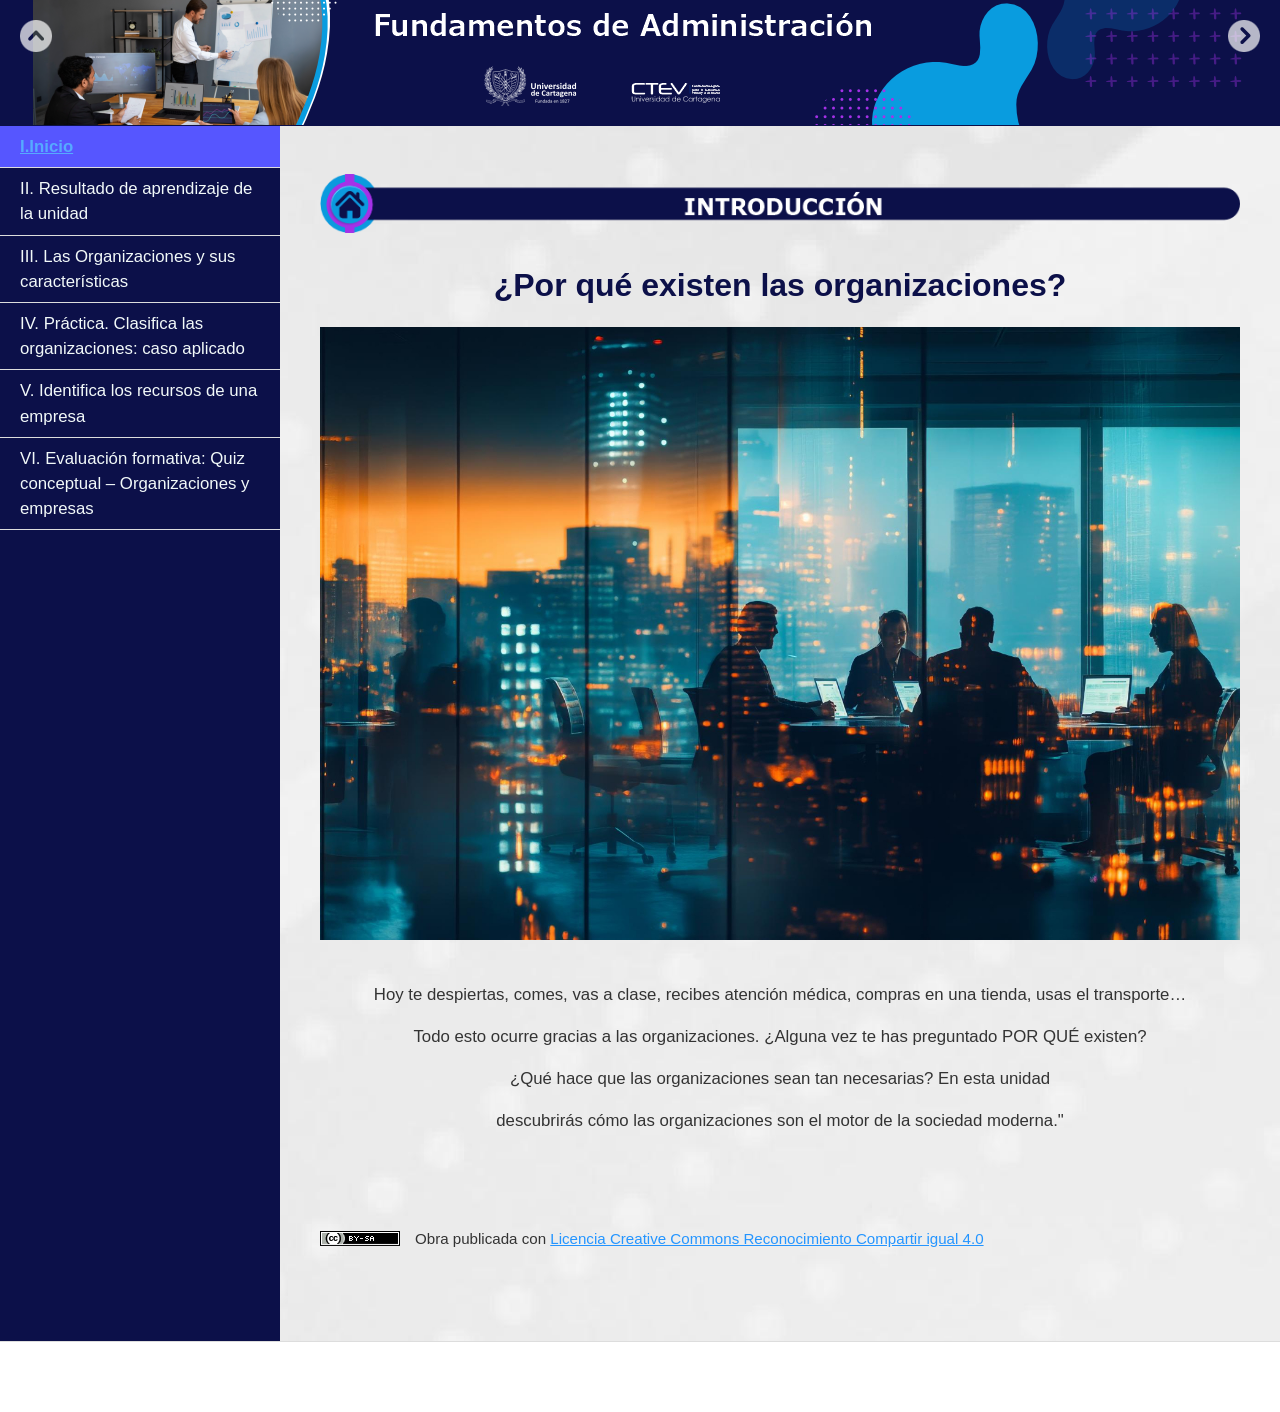
<file: index.html>
<!doctype html>
<html lang="es">
<head>
<link rel="stylesheet" type="text/css" href="base.css" />
<link rel="stylesheet" type="text/css" href="content.css" />
<link rel="stylesheet" type="text/css" href="nav.css" />
<meta http-equiv="content-type" content="text/html;  charset=utf-8" />
<title>FUNDAMENTOS DE ADMINISTRACION </title>
<link rel="shortcut icon" href="favicon.ico" type="image/x-icon" />
<meta name="author" content="CTEV " />
<link rel="license" type="text/html" href="http://creativecommons.org/licenses/by-sa/4.0/" />
<meta name="generator" content="eXeLearning 2.9 - exelearning.net" />
<meta name="description" content="OVA PRIMER SEMESTRE" />
<!--[if lt IE 9]><script type="text/javascript" src="exe_html5.js"></script><![endif]-->
<script type="text/javascript" src="exe_jquery.js"></script>
<script type="text/javascript" src="common_i18n.js"></script>
<script type="text/javascript" src="common.js"></script>
<meta name="viewport" content="width=device-width, initial-scale=1" />
    <style type="text/css">
#nodeTitle { display: none !important; }
</style></head>
<body class="exe-web-site" id="exe-node-0"><script type="text/javascript">document.body.className+=" js"</script>
<div id="content">
<p id="skipNav"><a href="#main" class="sr-av">Saltar la navegación</a></p>
<header id="header" ><div id="headerContent">FUNDAMENTOS DE ADMINISTRACION</div></header>
<nav id="siteNav">
<ul>
   <li id="active"><a href="index.html" class="active daddy main-node">I.Inicio</a></li>
   <li><a href="iiresultado_de_aprendizaje_de_la_unidad.html" class="no-ch">II.	Resultado de aprendizaje de la unidad</a></li>
   <li><a href="iii_las_organizaciones_y_sus_caractersticas.html" class="no-ch">III.	 Las Organizaciones y sus características</a></li>
   <li><a href="iv_prctica_clasifica_las_organizaciones_caso_aplicado.html" class="no-ch">IV. Práctica. Clasifica las organizaciones: caso aplicado</a></li>
   <li><a href="v_identifica_los_recursos_de_una_empresa.html" class="no-ch">V. Identifica los recursos de una empresa</a></li>
   <li><a href="vi_evaluacin_formativa_quiz_conceptual__organizaciones_y_empresas.html" class="no-ch">VI. Evaluación formativa: Quiz conceptual – Organizaciones y empresas</a></li>
</ul>
</nav>
<div id='topPagination'>
<nav class="pagination noprt">
<a href="iiresultado_de_aprendizaje_de_la_unidad.html" class="next"><span>Siguiente<span> &raquo;</span></span></a>
</nav>
</div>
<div id="main-wrapper">
<section id="main">
<header id="nodeDecoration"><h1 id="nodeTitle">I.Inicio</h1></header>
<article class="iDevice_wrapper textIdevice" id="id0">
<div class="iDevice emphasis0" >
<div id="ta0_127_2" class="block iDevice_content">
<div class="exe-text"><h2 style="text-align: center;"><img src="introducci_n.png" alt="" width="1037" height="66" /></h2>
<h2 style="text-align: center;"><span style="font-size: 24pt; color: #0c1049;">¿Por qué existen las organizaciones?</span></h2>
<p><strong><img src="imagen00.jpg" alt="" width="1175" height="783" style="display: block; margin-left: auto; margin-right: auto;" /><br /></strong></p>
<p style="text-align: center;"><span style="font-family: verdana, geneva, sans-serif;">Hoy te despiertas, comes, vas a clase, recibes atención médica, compras en una tienda, usas el transporte…</span></p>
<p style="text-align: center;"><span style="font-family: verdana, geneva, sans-serif;">Todo esto ocurre gracias a las organizaciones. ¿Alguna vez te has preguntado POR QUÉ existen? </span></p>
<p style="text-align: center;"><span style="font-family: verdana, geneva, sans-serif;">¿Qué hace que las organizaciones sean tan necesarias? En esta unidad </span></p>
<p style="text-align: center;"><span style="font-family: verdana, geneva, sans-serif;">descubrirás cómo las organizaciones son el motor de la sociedad moderna."</span></p>
<p></p>
<p style="text-align: justify;"><span style="font-family: verdana, geneva, sans-serif; color: #000000;"> </span></p>
<p><strong></strong></p>
<!--a=1--><!--a=1--><!--a=1--><!--a=1--><!--a=1--><!--a=1--><!--a=1--><!--a=1--><!--a=1--><!--a=1--><!--a=1--><!--a=1--><!--a=1--><!--a=1--><!--a=1--><!--a=1--><!--a=1--><!--a=1--><!--a=1--></div><div class="iDevice_buttons feedback-button js-required"><input type="button" class="feedbackbutton" value="Mostrar retroalimentación" /></div><div class="feedback js-feedback js-hidden"><p></p>
<!--a=1--><!--a=1--><!--a=1--></div>
</div>
</div>
</article>
<div id="packageLicense" class="cc cc-by-sa">
<p><span>Obra publicada con</span> <a rel="license" href="http://creativecommons.org/licenses/by-sa/4.0/">Licencia Creative Commons Reconocimiento Compartir igual 4.0</a></p>
</div>
</section>
</div>
<div id='bottomPagination'>
<nav class="pagination noprt">
<a href="iiresultado_de_aprendizaje_de_la_unidad.html" class="next"><span>Siguiente<span> &raquo;</span></span></a>
</nav>
</div>
</div>
<script type="text/javascript" src="_style_js.js"></script></body></html>
</file>
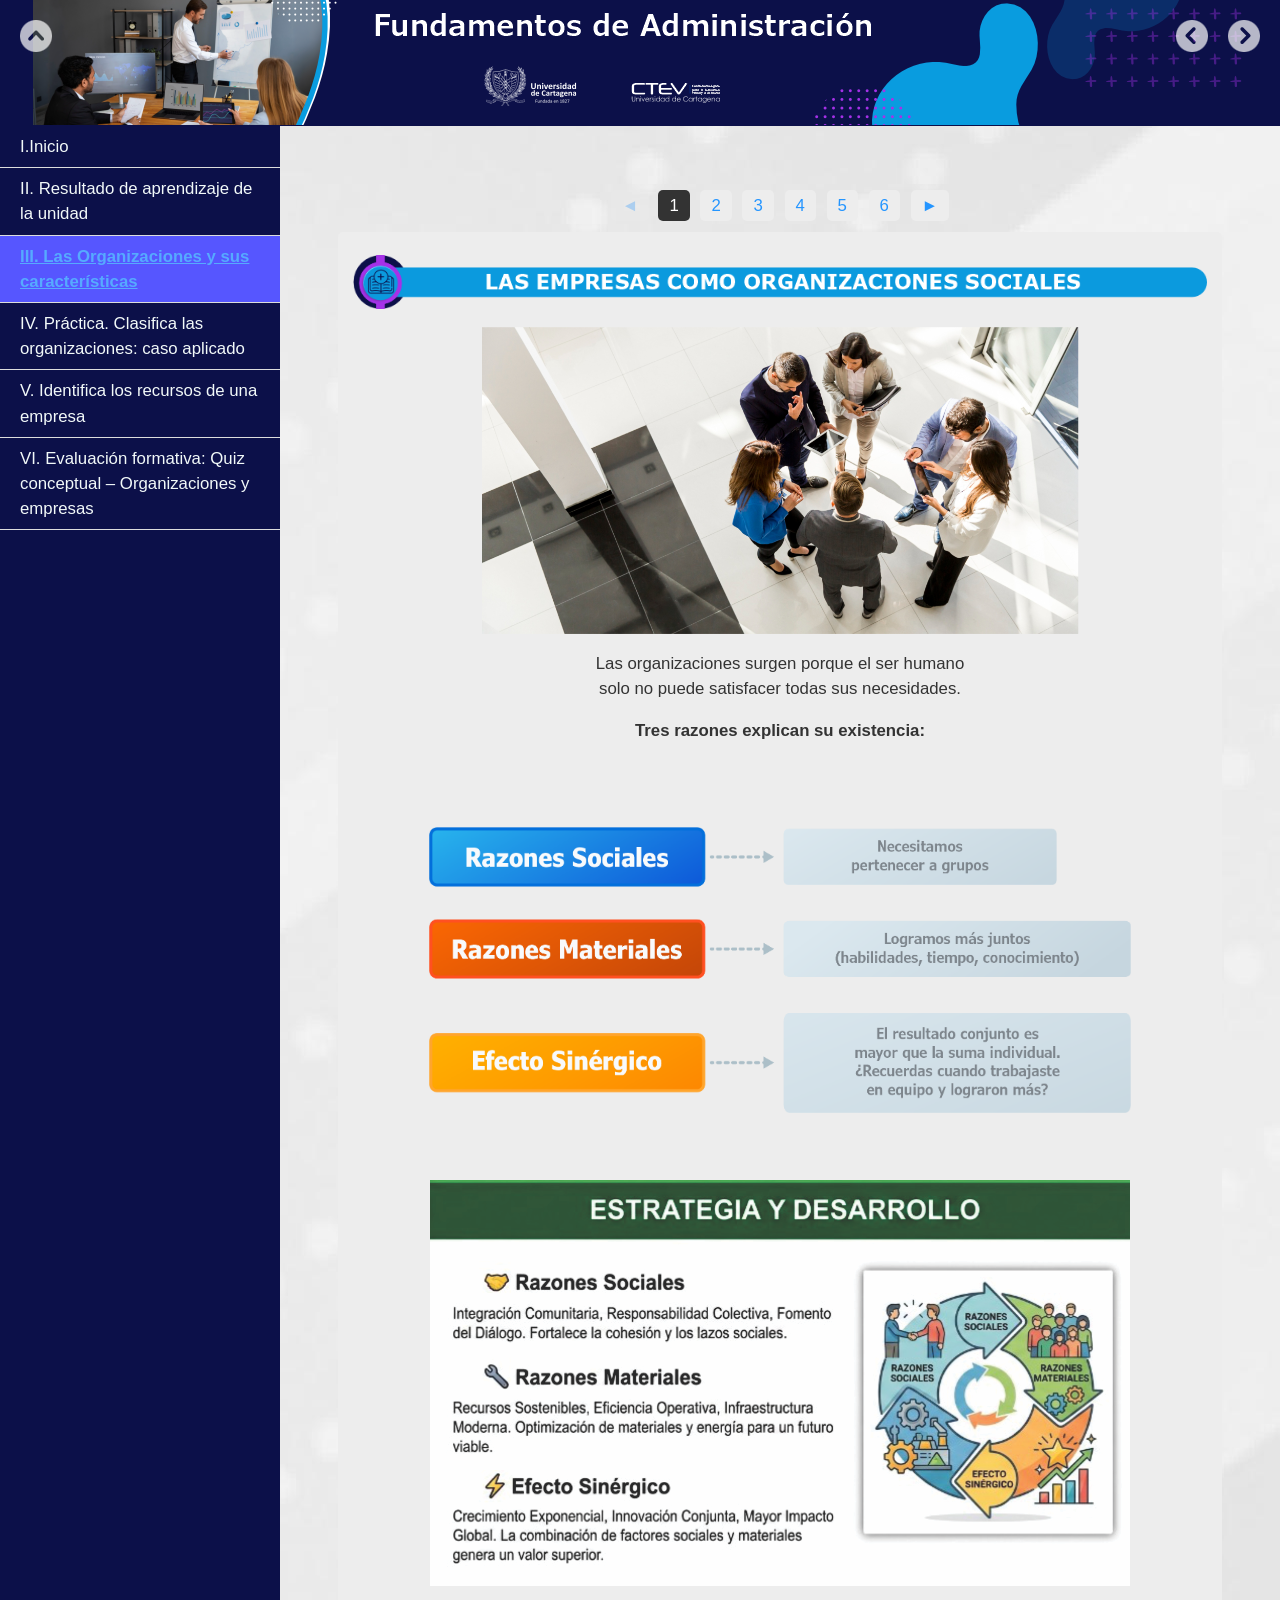
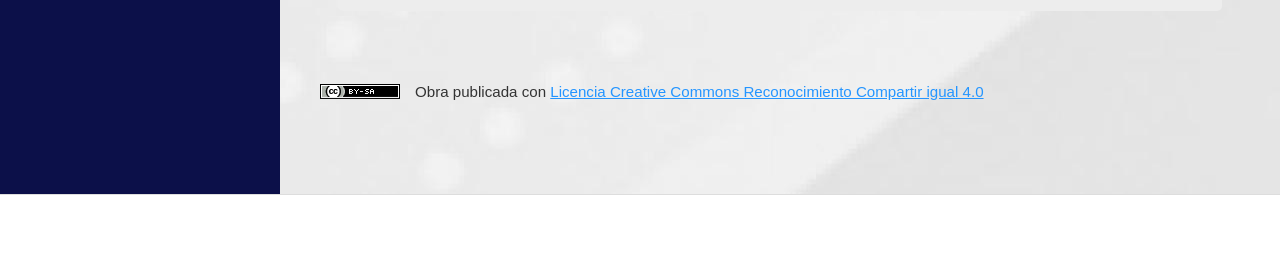
<file: iii_las_organizaciones_y_sus_caractersticas.html>
<!doctype html>
<html lang="es">
<head>
<link rel="stylesheet" type="text/css" href="base.css" />
<link rel="stylesheet" type="text/css" href="exe_effects.css" />
<link rel="stylesheet" type="text/css" href="content.css" />
<link rel="stylesheet" type="text/css" href="nav.css" />
<meta http-equiv="content-type" content="text/html;  charset=utf-8" />
<title>III.	 Las Organizaciones y sus características | FUNDAMENTOS DE ADMINISTRACION </title>
<link rel="shortcut icon" href="favicon.ico" type="image/x-icon" />
<meta name="author" content="CTEV " />
<link rel="license" type="text/html" href="http://creativecommons.org/licenses/by-sa/4.0/" />
<meta name="generator" content="eXeLearning 2.9 - exelearning.net" />
<!--[if lt IE 9]><script type="text/javascript" src="exe_html5.js"></script><![endif]-->
<script type="text/javascript" src="exe_jquery.js"></script>
<script type="text/javascript" src="exe_effects.js"></script>
<script type="text/javascript" src="common_i18n.js"></script>
<script type="text/javascript" src="common.js"></script>
<meta name="viewport" content="width=device-width, initial-scale=1" />
    <style type="text/css">
#nodeTitle { display: none !important; }
</style></head>
<body class="exe-web-site" id="exe-node-2"><script type="text/javascript">document.body.className+=" js"</script>
<div id="content">
<p id="skipNav"><a href="#main" class="sr-av">Saltar la navegación</a></p>
<header id="header" ><div id="headerContent">FUNDAMENTOS DE ADMINISTRACION</div></header>
<nav id="siteNav">
<ul>
   <li><a href="index.html" class="daddy main-node">I.Inicio</a></li>
   <li><a href="iiresultado_de_aprendizaje_de_la_unidad.html" class="no-ch">II.	Resultado de aprendizaje de la unidad</a></li>
   <li id="active"><a href="iii_las_organizaciones_y_sus_caractersticas.html" class="active no-ch">III.	 Las Organizaciones y sus características</a></li>
   <li><a href="iv_prctica_clasifica_las_organizaciones_caso_aplicado.html" class="no-ch">IV. Práctica. Clasifica las organizaciones: caso aplicado</a></li>
   <li><a href="v_identifica_los_recursos_de_una_empresa.html" class="no-ch">V. Identifica los recursos de una empresa</a></li>
   <li><a href="vi_evaluacin_formativa_quiz_conceptual__organizaciones_y_empresas.html" class="no-ch">VI. Evaluación formativa: Quiz conceptual – Organizaciones y empresas</a></li>
</ul>
</nav>
<div id='topPagination'>
<nav class="pagination noprt">
<a href="iiresultado_de_aprendizaje_de_la_unidad.html" class="prev"><span><span>&laquo; </span>Anterior</span></a> <span class="sep">| </span><a href="iv_prctica_clasifica_las_organizaciones_caso_aplicado.html" class="next"><span>Siguiente<span> &raquo;</span></span></a>
</nav>
</div>
<div id="main-wrapper">
<section id="main">
<header id="nodeDecoration"><h1 id="nodeTitle">III.	 Las Organizaciones y sus características</h1></header>
<article class="iDevice_wrapper textIdevice" id="id15">
<div class="iDevice emphasis0" >
<div id="ta15_128_2" class="block iDevice_content">
<div class="exe-text"><div class="exe-fx exe-paginated">
<h2 style="text-align: left;"><img src="01_las_empresas_como_organizaciones_sociales.png" alt="" width="1037" height="66" style="display: block; margin-left: auto; margin-right: auto;" /></h2>
<p></p>
<p><img src="download.png" alt="" width="598" height="307" style="display: block; margin-left: auto; margin-right: auto;" /></p>
<p style="text-align: center;">Las organizaciones surgen porque el ser humano<br />solo no puede satisfacer todas sus necesidades.</p>
<p style="text-align: center;"><strong>Tres razones explican su existencia:</strong></p>
<p style="text-align: center;"><span style="font-size: 16.8px;">                                                                                                                                                                                                        </span></p>
<p><img src="grafico01.png" alt="" width="702" height="286" style="display: block; margin-left: auto; margin-right: auto;" />                                                                                                                                                                                                                                                                </p>
<p><img src="grafico02.png" alt="" width="700" height="406" style="display: block; margin-left: auto; margin-right: auto;" /></p>
<h2><img src="02_tipos_de_organizaciones_formal_e_informal.png" width="1037" height="67" style="display: block; margin-left: auto; margin-right: auto;" /></h2>
<p style="text-align: center;"><strong>¿Qué diferencia a una empresa como Postobón de</strong><br /><strong>un grupo de amigos que se organiza para reciclar?</strong></p>
<p style="text-align: center;">La respuesta está en la formalidad.</p>
<p style="text-align: center;"><img src="2149310906.jpg" alt="" width="569" height="378" /><br /><br />Explora las diferencias entre organizaciones formales e informales,<br />y descubre por qué no todas las organizaciones buscan ganar dinero.<br />Haz clic en cada pestaña de la aplicación y explora el tipo de organizaciones.</p>
<p style="text-align: center;"><iframe width="1000" height="1300" src="https://ephemeral-cuchufli-2ca39b.netlify.app/"></iframe><br /><br /><br /><br /></p>
<h2><img src="03_las_6_caracter_sticas_de_las_empresas.png" alt="" width="1037" height="67" style="display: block; margin-left: auto; margin-right: auto;" /></h2>
<p style="text-align: center;"><strong>Las empresas no son organizaciones cualquiera. Tienen 6 características únicas que las definen: </strong></p>
<p style="text-align: center;">Generan ganancias, asumen riesgos, tienen filosofía de negocios, <br />se evalúan contablemente, son reconocidas como negocios <br />y constituyen propiedad privada.</p>
<p style="text-align: center;"><img src="imagen03.jpg" alt="" width="718" height="403" /></p>
<p style="text-align: center;">Haz clic en cada característica para explorarla en profundidad.</p>
<p style="text-align: center;"><iframe width="1000" height="600" style="border: solid #b0b0b0;" src="https://tarjetasvisuales.netlify.app/"></iframe><br /><br /><br /></p>
<h2><img src="04_objetivos_empresariales_y_metodolog_a_smart.png" alt="" width="1037" height="66" style="display: block; margin-left: auto; margin-right: auto;" /></h2>
<p><img src="objetivos-smart_orig.jpg.jpeg" alt="" width="609" height="397" style="display: block; margin-left: auto; margin-right: auto;" /></p>
<h4 style="text-align: center;"><strong>Los objetivos son la razón de ser de las empresas. </strong><strong>Cumplen 4 funciones clave: </strong></h4>
<p style="text-align: center;">Orientan, legitiman, miden y evalúan. Para formularlos correctamente usamos SMART:<br />Específico, Medible, Alcanzable, Relevante y con Tiempo definido.<br />¿Puedes formular un objetivo SMART para una empresa de tu ciudad?</p>
<p style="text-align: center;"><iframe width="1000" height="600" src="https://objetivosmart.netlify.app/"></iframe><br /><br /><br /></p>
<h2 style="text-align: left;"><img src="05_la_empresa_como_sistema_abierto.png" alt="" width="1037" height="67" style="display: block; margin-left: auto; margin-right: auto;" /></h2>
<p style="text-align: center;">Una empresa no existe sola: toma recursos del entorno (inputs), los transforma (procesamiento)<br />y devuelve productos/servicios (outputs). Luego recibe retroalimentación del mercado.<br />Este ciclo hace a las empresas 'sistemas abiertos'.</p>
<p><img src="imagen05.jpg" alt="" width="750" height="422" style="display: block; margin-left: auto; margin-right: auto;" /></p>
<p style="text-align: center;">Cuando las ventas caen,<br /><strong>¿Qué tipo de retroalimentación recibe la empresa?</strong><br /><strong>Explora el diagrama y descúbrelo.</strong></p>
<p style="text-align: center;"><iframe width="1000" height="800" src="https://teoriagenerasistemas.netlify.app/"></iframe><br /><br /></p>
<h2 style="text-align: left;"><img src="06_misi_n_visi_n_y_recursos_empresariales_.png" alt="" width="1037" height="66" style="display: block; margin-left: auto; margin-right: auto;" /></h2>
<p style="text-align: center;">Toda empresa necesita saber QUÉ ES HOY (misión) y QUÉ QUIERE SER MAÑANA (visión).<br />Además, para funcionar necesita 5 tipos de recursos: físicos, financieros, humanos, mercadológicos<br />y administrativos. Sin recursos no hay objetivos posibles.</p>
<p style="text-align: center;"><strong>¿Cuál crees que es el recurso más importante? ¿El dinero o las personas?</strong></p>
<p><img src="imagen06.jpg" alt="" width="800" height="436" style="display: block; margin-left: auto; margin-right: auto;" /></p>
<p style="text-align: center;"><iframe width="1700" height="1000" src="https://misivisirecursos.netlify.app/"></iframe></p>
<p></p>
<p></p>
</div>
<p></p>
<!--a=1--><!----comment node----><!--a=1--><!--a=1--><!--a=1--><!----comment node----><!--a=1--><!----comment node----><!--a=1--><!----comment node----><!--a=1--><!----comment node----><!--a=1--><!----comment node----><!--a=1--><!----comment node----><!--a=1--><!----comment node----><!--a=1--><!----comment node----><!--a=1--><!----comment node----><!--a=1--><!----comment node----><!--a=1--><!----comment node----><!--a=1--><!----comment node----><!--a=1--><!----comment node----><!--a=1--><!----comment node----><!--a=1--><!----comment node----><!--a=1--><!----comment node----><!--a=1--><!----comment node----><!--a=1--><!----comment node----><!--a=1--><!----comment node----><!--a=1--><!----comment node----><!--a=1--><!----comment node----><!--a=1--><!----comment node----><!--a=1--><!----comment node----><!--a=1--><!----comment node----><!--a=1--><!----comment node----><!--a=1--></div><div class="iDevice_buttons feedback-button js-required"><input type="button" class="feedbackbutton" value="Mostrar retroalimentación" /></div><div class="feedback js-feedback js-hidden"><p></p>
<!--a=1--><!--a=1--><!--a=1--><!--a=1--><!--a=1--><!--a=1--><!--a=1--><!--a=1--><!--a=1--><!--a=1--><!--a=1--><!--a=1--><!--a=1--><!--a=1--><!--a=1--><!--a=1--><!--a=1--><!--a=1--><!--a=1--><!--a=1--><!--a=1--><!--a=1--><!--a=1--><!--a=1--><!--a=1--><!--a=1--><!--a=1--></div>
</div>
</div>
</article>
<div id="packageLicense" class="cc cc-by-sa">
<p><span>Obra publicada con</span> <a rel="license" href="http://creativecommons.org/licenses/by-sa/4.0/">Licencia Creative Commons Reconocimiento Compartir igual 4.0</a></p>
</div>
</section>
</div>
<div id='bottomPagination'>
<nav class="pagination noprt">
<a href="iiresultado_de_aprendizaje_de_la_unidad.html" class="prev"><span><span>&laquo; </span>Anterior</span></a> <span class="sep">| </span><a href="iv_prctica_clasifica_las_organizaciones_caso_aplicado.html" class="next"><span>Siguiente<span> &raquo;</span></span></a>
</nav>
</div>
</div>
<script type="text/javascript" src="_style_js.js"></script></body></html>
</file>
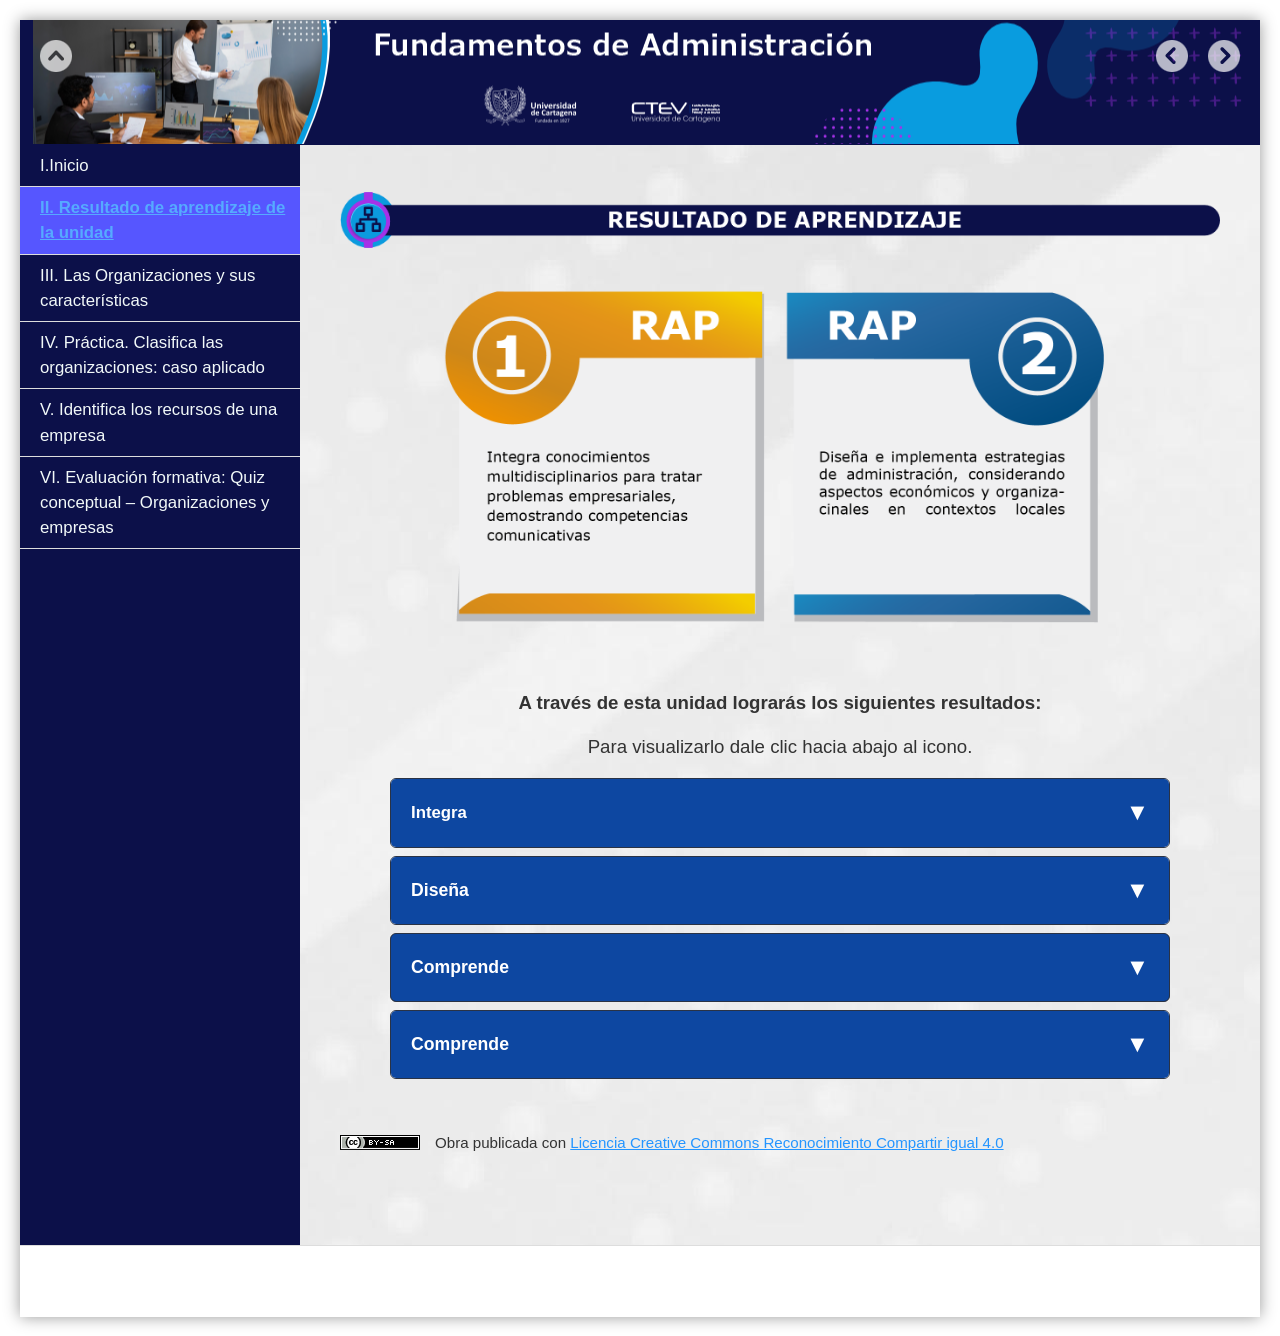
<file: iiresultado_de_aprendizaje_de_la_unidad.html>
<!doctype html>
<html lang="es">
<head>
<link rel="stylesheet" type="text/css" href="base.css" />
<link rel="stylesheet" type="text/css" href="content.css" />
<link rel="stylesheet" type="text/css" href="nav.css" />
<meta http-equiv="content-type" content="text/html;  charset=utf-8" />
<title>II.	Resultado de aprendizaje de la unidad | FUNDAMENTOS DE ADMINISTRACION </title>
<link rel="shortcut icon" href="favicon.ico" type="image/x-icon" />
<meta name="author" content="CTEV " />
<link rel="license" type="text/html" href="http://creativecommons.org/licenses/by-sa/4.0/" />
<meta name="generator" content="eXeLearning 2.9 - exelearning.net" />
<!--[if lt IE 9]><script type="text/javascript" src="exe_html5.js"></script><![endif]-->
<script type="text/javascript" src="exe_jquery.js"></script>
<script type="text/javascript" src="common_i18n.js"></script>
<script type="text/javascript" src="common.js"></script>
<meta name="viewport" content="width=device-width, initial-scale=1" />
    <style type="text/css">
#nodeTitle { display: none !important; }
</style></head>
<body class="exe-web-site" id="exe-node-1"><script type="text/javascript">document.body.className+=" js"</script>
<div id="content">
<p id="skipNav"><a href="#main" class="sr-av">Saltar la navegación</a></p>
<header id="header" ><div id="headerContent">FUNDAMENTOS DE ADMINISTRACION</div></header>
<nav id="siteNav">
<ul>
   <li><a href="index.html" class="daddy main-node">I.Inicio</a></li>
   <li id="active"><a href="iiresultado_de_aprendizaje_de_la_unidad.html" class="active no-ch">II.	Resultado de aprendizaje de la unidad</a></li>
   <li><a href="iii_las_organizaciones_y_sus_caractersticas.html" class="no-ch">III.	 Las Organizaciones y sus características</a></li>
   <li><a href="iv_prctica_clasifica_las_organizaciones_caso_aplicado.html" class="no-ch">IV. Práctica. Clasifica las organizaciones: caso aplicado</a></li>
   <li><a href="v_identifica_los_recursos_de_una_empresa.html" class="no-ch">V. Identifica los recursos de una empresa</a></li>
   <li><a href="vi_evaluacin_formativa_quiz_conceptual__organizaciones_y_empresas.html" class="no-ch">VI. Evaluación formativa: Quiz conceptual – Organizaciones y empresas</a></li>
</ul>
</nav>
<div id='topPagination'>
<nav class="pagination noprt">
<a href="index.html" class="prev"><span><span>&laquo; </span>Anterior</span></a> <span class="sep">| </span><a href="iii_las_organizaciones_y_sus_caractersticas.html" class="next"><span>Siguiente<span> &raquo;</span></span></a>
</nav>
</div>
<div id="main-wrapper">
<section id="main">
<header id="nodeDecoration"><h1 id="nodeTitle">II.	Resultado de aprendizaje de la unidad</h1></header>
<article class="iDevice_wrapper textIdevice" id="id1">
<div class="iDevice emphasis0" >
<div id="ta1_128_2" class="block iDevice_content">
<div class="exe-text"><p><img src="resultados_de_aprendizaje.png" alt="" width="1037" height="66" style="display: block; margin-left: auto; margin-right: auto;" /></p>
<p><img src="grafico03_01.png" alt="" width="728" height="407" style="display: block; margin-left: auto; margin-right: auto;" /></p>
<p style="text-align: center;"><span style="font-family: verdana, geneva, sans-serif;"><strong><span style="font-size: 14pt;">A través de esta unidad lograrás los siguientes resultados:</span></strong></span></p>
<p style="text-align: center;"><span style="font-size: 14pt; font-family: verdana, geneva, sans-serif;">Para visualizarlo dale clic hacia abajo al icono.</span></p>
<style>
    * {
      margin: 0;
      padding: 0;
      box-sizing: border-box;
    }

    body {
      font-family: -apple-system, BlinkMacSystemFont, 'Segoe UI', Roboto, sans-serif;
      background: #FFFFFF;
      color: #ffffff0;
      padding: 20px;
      min-height: 100vh;
    }

    .accordion-container {
      max-width: 780px;
      margin: 0 auto;
    }

    .accordion-item {
      margin-bottom: 8px;
      border-radius: 6px;
      overflow: hidden;
      background: #1a1f2b;
      border: 1px solid #2a3345;
    }

    .accordion-header {
      display: flex;
      justify-content: space-between;
      align-items: center;
      padding: 16px 20px;
      background: #0d47a1;        /* azul principal como en tu captura */
      color: white;
      cursor: pointer;
      user-select: none;
      transition: background 0.18s ease;
    }

    .accordion-header:hover {
      background: #1565c0;
    }

    .accordion-title {
      font-size: 1.05rem;
      font-weight: 600;
    }

    .accordion-icon {
      font-size: 1.4rem;
      font-weight: bold;
      transition: transform 0.25s ease;
    }

    .accordion-item input[type="checkbox"] {
      display: none;
    }

    .accordion-item input[type="checkbox"]:checked + .accordion-header .accordion-icon {
      transform: rotate(180deg);
    }

    .accordion-content {
      max-height: 0;
      overflow: hidden;
      transition: max-height 0.28s ease-out, padding 0.28s ease-out;
      background: #abebff;                /* fondo de cada acordeon */
      padding: 0 20px;
    }

    .accordion-item input[type="checkbox"]:checked ~ .accordion-content {
      max-height: 1200px;          /* ajusta este valor según el contenido más largo que esperes */
      padding: 20px;
    }

    .accordion-content p, .accordion-content ul {
      line-height: 1.6;
      color: #000000;
    }

    .accordion-content ul {
      padding-left: 1.8em;
      margin: 12px 0;
    }
  </style>
<div class="accordion-container"><!-- Hilera 1 -->
<div class="accordion-item"><input type="checkbox" id="item1" /> <label for="item1" class="accordion-header"><span style="font-family: verdana, geneva, sans-serif;"><strong><span style="color: #ffffff;"> Integra</span></strong></span><span class="accordion-icon">▼</span> </label>
<div class="accordion-content">
<ul>
<li><span style="font-family: verdana, geneva, sans-serif;"><span style="color: #000000;">Integra conocimientos multidisciplinarios para tratar problemas empresariales, demostrando competencias comunicativas.</span></span></li>
</ul>
</div>
</div>
<!-- Hilera 2 -->
<div class="accordion-item"><input type="checkbox" id="item2" /> <label for="item2" class="accordion-header"><strong><span class="accordion-title" style="font-family: verdana, geneva, sans-serif;"> Diseña</span></strong> <span class="accordion-icon">▼</span> </label>
<div class="accordion-content">
<ul>
<li><span style="font-family: verdana, geneva, sans-serif;">Diseña e implementa estrategias de administración, considerando aspectos económicos y organizacionales en contextos locales. Para lograr estos resultados, alcanza las siguientes habilidades:</span></li>
</ul>
</div>
</div>
<!-- Hilera 3 -->
<div class="accordion-item"><input type="checkbox" id="item3" /> <span style="font-family: verdana, geneva, sans-serif;"><strong><label for="item3" class="accordion-header"> <span class="accordion-title">Comprende</span> <span class="accordion-icon">▼</span> </label></strong></span>
<div class="accordion-content">
<ul>
<li><span style="font-family: verdana, geneva, sans-serif;">Comprender el concepto de organización social, sus razones de existencia (sociales, materiales, sinergia) y el efecto sinérgico, aplicando autores del campo de la administración.</span></li>
</ul>
</div>
</div>
<!-- Hilera 4 -->
<div class="accordion-item"><input type="checkbox" id="item4" /> <label for="item4" class="accordion-header"><strong><span class="accordion-title" style="font-family: verdana, geneva, sans-serif;"> Comprende</span></strong> <span class="accordion-icon">▼</span> </label>
<div class="accordion-content">
<ul>
<li><span style="font-family: verdana, geneva, sans-serif;">Comprender el modelo de empresa como sistema abierto (inputs-procesamiento-outputs-feedback), identificando sus parámetros y tipos de retroalimentación, y relacionándolos con la interacción empresa-entorno.</span></li>
</ul>
</div>
</div>
</div>
<p></p>
<p></p>
<!--a=1--><!--a=1--><!--a=1--><!--a=1--><!----comment node----><!--a=1--><!--a=1--><!--a=1--><!--a=1--><!--a=1--><!--a=1--><!--a=1--><!--a=1--><!--a=1--><!--a=1--><!--a=1--><!--a=1--><!----comment node----><!--a=1--><!----comment node----><!--a=1--><!----comment node----><!--a=1--><!--a=1--><!--a=1--><!--a=1--><!--a=1--><!--a=1--><!--a=1--></div><div class="iDevice_buttons feedback-button js-required"><input type="button" class="feedbackbutton" value="Mostrar retroalimentación" /></div><div class="feedback js-feedback js-hidden"><p></p>
<!--a=1--></div>
</div>
</div>
</article>
<div id="packageLicense" class="cc cc-by-sa">
<p><span>Obra publicada con</span> <a rel="license" href="http://creativecommons.org/licenses/by-sa/4.0/">Licencia Creative Commons Reconocimiento Compartir igual 4.0</a></p>
</div>
</section>
</div>
<div id='bottomPagination'>
<nav class="pagination noprt">
<a href="index.html" class="prev"><span><span>&laquo; </span>Anterior</span></a> <span class="sep">| </span><a href="iii_las_organizaciones_y_sus_caractersticas.html" class="next"><span>Siguiente<span> &raquo;</span></span></a>
</nav>
</div>
</div>
<script type="text/javascript" src="_style_js.js"></script></body></html>
</file>
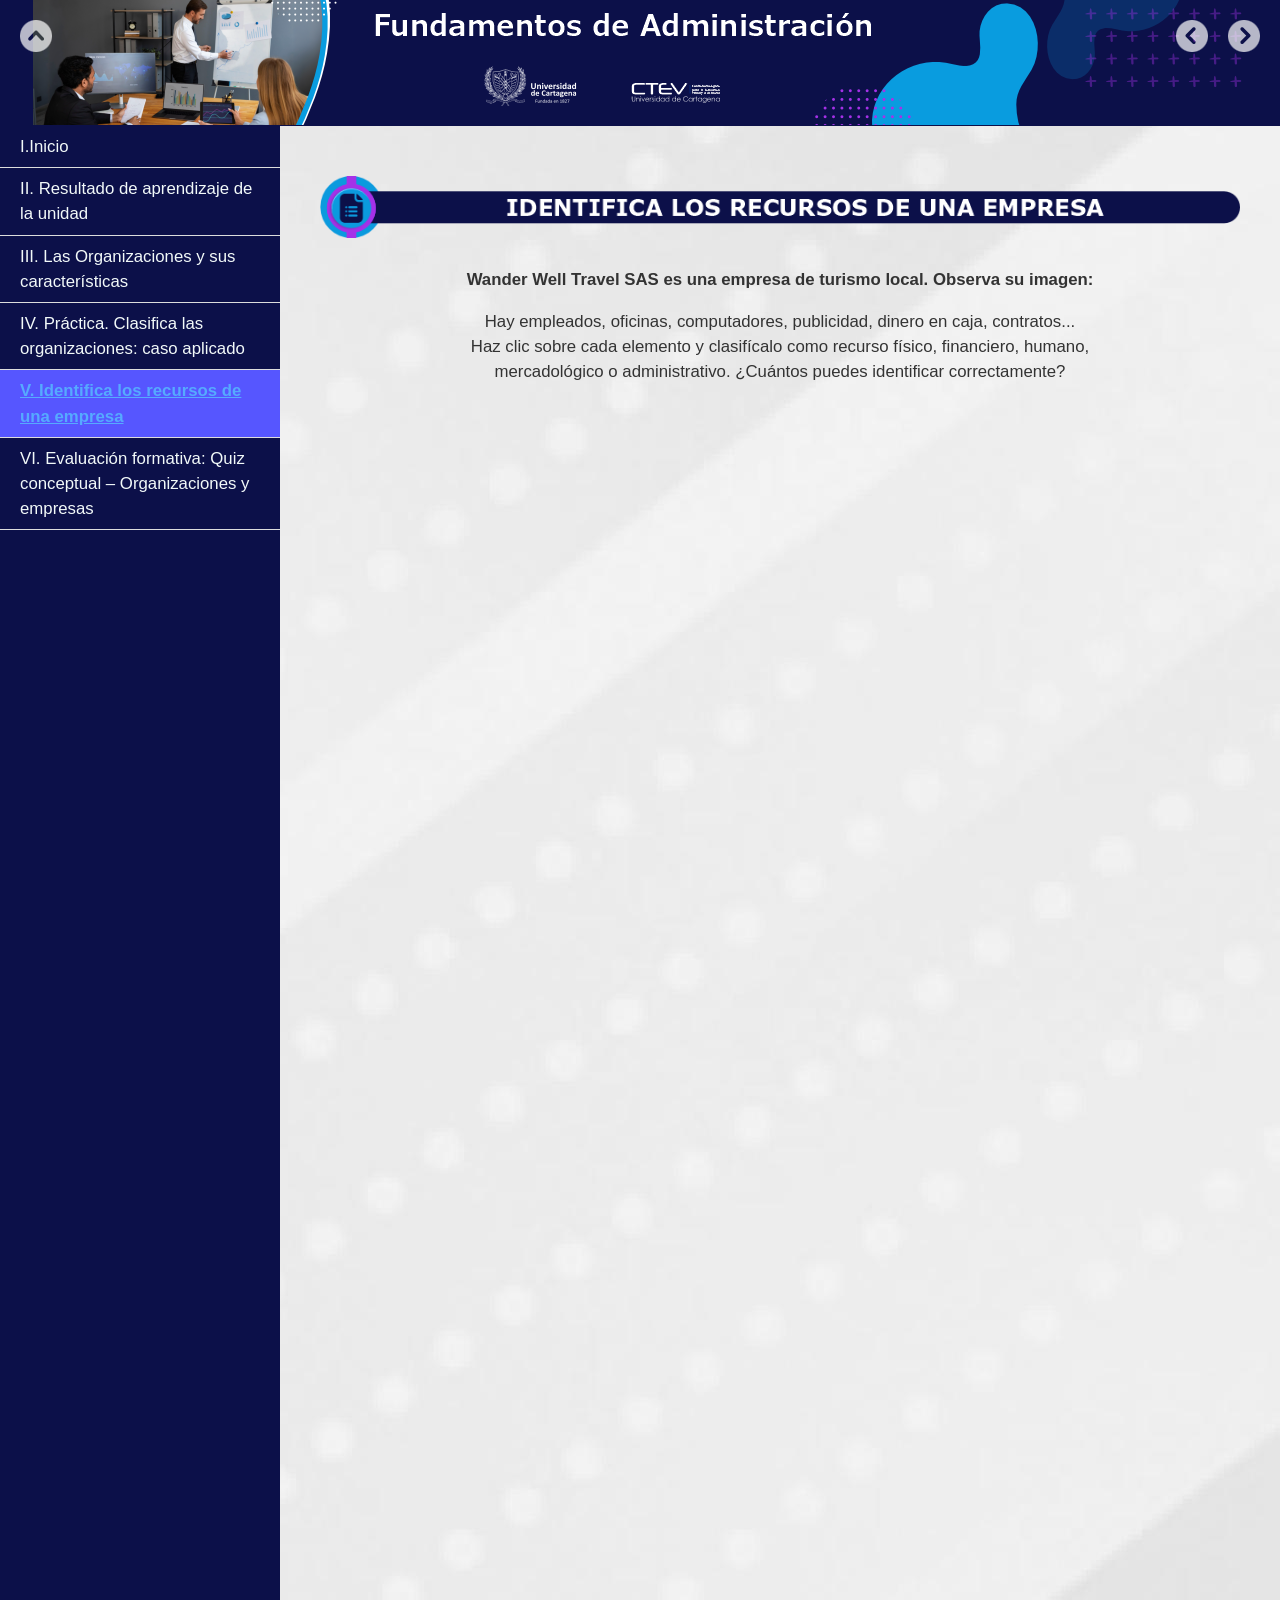
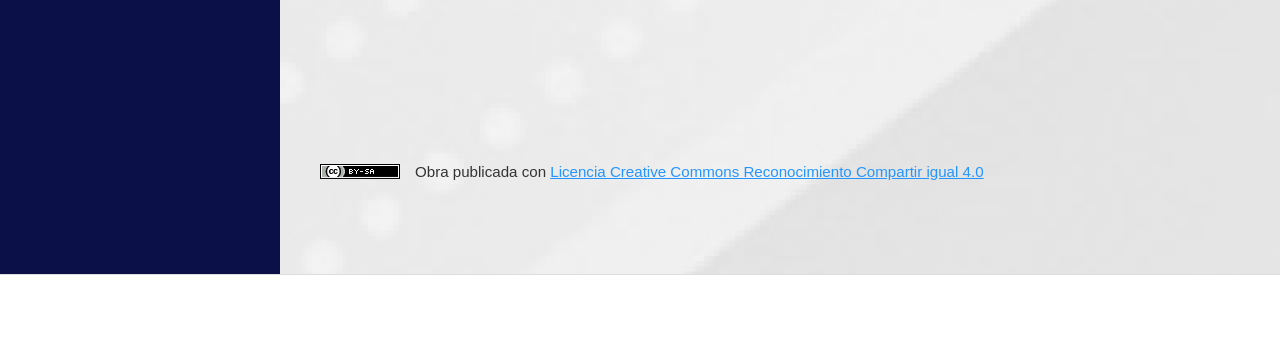
<file: v_identifica_los_recursos_de_una_empresa.html>
<!doctype html>
<html lang="es">
<head>
<link rel="stylesheet" type="text/css" href="base.css" />
<link rel="stylesheet" type="text/css" href="content.css" />
<link rel="stylesheet" type="text/css" href="nav.css" />
<meta http-equiv="content-type" content="text/html;  charset=utf-8" />
<title>V. Identifica los recursos de una empresa | FUNDAMENTOS DE ADMINISTRACION </title>
<link rel="shortcut icon" href="favicon.ico" type="image/x-icon" />
<meta name="author" content="CTEV " />
<link rel="license" type="text/html" href="http://creativecommons.org/licenses/by-sa/4.0/" />
<meta name="generator" content="eXeLearning 2.9 - exelearning.net" />
<!--[if lt IE 9]><script type="text/javascript" src="exe_html5.js"></script><![endif]-->
<script type="text/javascript" src="exe_jquery.js"></script>
<script type="text/javascript" src="common_i18n.js"></script>
<script type="text/javascript" src="common.js"></script>
<meta name="viewport" content="width=device-width, initial-scale=1" />
    <style type="text/css">
#nodeTitle { display: none !important; }
</style></head>
<body class="exe-web-site" id="exe-node-5"><script type="text/javascript">document.body.className+=" js"</script>
<div id="content">
<p id="skipNav"><a href="#main" class="sr-av">Saltar la navegación</a></p>
<header id="header" ><div id="headerContent">FUNDAMENTOS DE ADMINISTRACION</div></header>
<nav id="siteNav">
<ul>
   <li><a href="index.html" class="daddy main-node">I.Inicio</a></li>
   <li><a href="iiresultado_de_aprendizaje_de_la_unidad.html" class="no-ch">II.	Resultado de aprendizaje de la unidad</a></li>
   <li><a href="iii_las_organizaciones_y_sus_caractersticas.html" class="no-ch">III.	 Las Organizaciones y sus características</a></li>
   <li><a href="iv_prctica_clasifica_las_organizaciones_caso_aplicado.html" class="no-ch">IV. Práctica. Clasifica las organizaciones: caso aplicado</a></li>
   <li id="active"><a href="v_identifica_los_recursos_de_una_empresa.html" class="active no-ch">V. Identifica los recursos de una empresa</a></li>
   <li><a href="vi_evaluacin_formativa_quiz_conceptual__organizaciones_y_empresas.html" class="no-ch">VI. Evaluación formativa: Quiz conceptual – Organizaciones y empresas</a></li>
</ul>
</nav>
<div id='topPagination'>
<nav class="pagination noprt">
<a href="iv_prctica_clasifica_las_organizaciones_caso_aplicado.html" class="prev"><span><span>&laquo; </span>Anterior</span></a> <span class="sep">| </span><a href="vi_evaluacin_formativa_quiz_conceptual__organizaciones_y_empresas.html" class="next"><span>Siguiente<span> &raquo;</span></span></a>
</nav>
</div>
<div id="main-wrapper">
<section id="main">
<header id="nodeDecoration"><h1 id="nodeTitle">V. Identifica los recursos de una empresa</h1></header>
<article class="iDevice_wrapper textIdevice" id="id16">
<div class="iDevice emphasis0" >
<div id="ta16_127_2" class="block iDevice_content">
<div class="exe-text"><h3 style="text-align: center;"></h3>
<h3 style="text-align: center;"><img src="identifica.png" alt="" width="1039" height="70" /></h3>
<p style="text-align: center;"><strong>Wander Well Travel SAS</strong><strong> es una empresa de turismo local. Observa su imagen: </strong></p>
<p style="text-align: center;">Hay empleados, oficinas, computadores, publicidad, dinero en caja, contratos...<br />Haz clic sobre cada elemento y clasifícalo como recurso físico, financiero, humano,<br />mercadológico o administrativo. ¿Cuántos puedes identificar correctamente?</p>
<p style="text-align: center;"><iframe width="1000" height="1300" src="https://recursosempresaturistica.netlify.app/"></iframe></p>
<!--a=1--><!--a=1--><!--a=1--><!--a=1--></div><div class="iDevice_buttons feedback-button js-required"><input type="button" class="feedbackbutton" value="Mostrar retroalimentación" /></div><div class="feedback js-feedback js-hidden"><p></p>
<!--a=1--><!--a=1--><!--a=1--><!--a=1--></div>
</div>
</div>
</article>
<div id="packageLicense" class="cc cc-by-sa">
<p><span>Obra publicada con</span> <a rel="license" href="http://creativecommons.org/licenses/by-sa/4.0/">Licencia Creative Commons Reconocimiento Compartir igual 4.0</a></p>
</div>
</section>
</div>
<div id='bottomPagination'>
<nav class="pagination noprt">
<a href="iv_prctica_clasifica_las_organizaciones_caso_aplicado.html" class="prev"><span><span>&laquo; </span>Anterior</span></a> <span class="sep">| </span><a href="vi_evaluacin_formativa_quiz_conceptual__organizaciones_y_empresas.html" class="next"><span>Siguiente<span> &raquo;</span></span></a>
</nav>
</div>
</div>
<script type="text/javascript" src="_style_js.js"></script></body></html>
</file>
<file: base.css>
/*
eXe
Copyright 2004-2006, University of Auckland
Copyright 2004-2007 eXe Project, New Zealand Tertiary Education Commission
base style sheet for all themes
*/
body{margin:0;padding:0 10px 10px 10px;font-family:arial,verdana,helvetica,sans-serif;font-size:.8em}#header{text-align:left;height:50px;padding-left:20px;font-size:2.2em;font-weight:bold}a{text-decoration:none}a:hover,a:focus{text-decoration:underline}img.submit,img.help,img.info,img.gallery{border:0}li{list-style-position:inside}#nodeDecoration{padding:.1em;border-bottom:0;text-align:right}.block,.feedback{display:block;padding-top:.25em;padding-bottom:.25em}.feedback{font-family:times,serif;font-size:120%}.feedback-button p{margin:0}.emphasis0{padding-left:0;margin:0}.iDeviceTitle{font-weight:bold;position:relative;top:-18px}input.feedbackbutton{margin-top:10px;margin-bottom:10px}.popupDiv{background-color:#EDEFF0;border:2px solid #607489;padding:0 4px 4px 4px;margin-left:15px;text-align:left;z-index:99;border-radius:3px}.popupDivLabel{text-align:center;font:message-box;font-weight:bold;color:#fff;cursor:move;margin:0 -4px;background-image:url(popup_bg.gif)}@media print{.feedback{display:block!important}.feedback.iDevice_solution a{text-decoration:none;color:inherit}.iDevice_solution li span{display:none}div.node,article.node{page-break-after:always}.external-iframe{display:none}.external-iframe-src{display:block!important;margin:2em 0;font-size:.95em;text-align:center}#made-with-eXe{display:none}}.external-iframe{border:0}.iDevice a,#siteFooter a,#packageLicense a,.toggle-idevice a{text-decoration:underline}.iDevice a:hover,#siteFooter a:hover,#packageLicense a:hover,.toggle-idevice a:hover{text-decoration:none}.pre-code{background:#112C4A;color:#E7ECF1;font-family:Monaco,Courier,monospace;border-radius:9px;font-size:12px;margin:2em 1em;overflow:auto;padding:20px}.iDevice_content{position:relative;max-width:100%}.exe-epub3 .iDevice_content{position:static}.iDevice_header{background-position:0 50%;background-repeat:no-repeat}.iDevice_header.iDevice_header_noIcon{background-image:none;padding:5px 0}.TrueFalseIdevice label{white-space:nowrap;margin-right:1em;line-height:1.7em}.cloze-activity-form input[type='text']{max-width:calc(100% - .45em)}.exe-dl{margin-bottom:2em;margin-left:1.5em}.exe-dl dt{font-weight:bold}.exe-dl dd{margin:1em 1.5em}.js .exe-dl dt{margin:1.2em 0 0 0}.exe-dl dt a{text-decoration:underline}.exe-dl .icon{font-family:Arial,sans-serif;display:block;width:20px;height:20px;font-size:16px;margin-right:1em;line-height:20px;text-align:center;float:left;border-radius:2px;position:relative}@media all and (min-width:1px){.exe-dl dt a{align-items:center;display:flex;text-decoration:none}.exe-dl .icon{height:18px;line-height:18px;width:18px;padding:1px;font:18px monospace;font-weight:bold;display:flex;justify-content:center;align-items:center}}.exe-dl-toggler{height:20px;margin:1.5em}.exe-dl-toggler a{margin-left:0;font-weight:bold}.js .exe-dl dd{display:none;padding-left:0;margin:1em 1em 1em 37px}.exe-math{display:block;margin:2em 0}.exe-math,.MathJax_Display{text-align:left!important}.exe-math.position-center,.position-center .MathJax_Display,[style*="text-align: center"] .MathJax_Display{text-align:center!important}.exe-math.position-right,.position-right .MathJax_Display,[style*="text-align: right"] .MathJax_Display{text-align:right!important}.js .show-image .exe-math-code,.js .show-code .exe-math-img{display:none}.exe-math-links{font-size:.85em}.exe-math-inline{display:inline;margin:0 .1em!important}.exe-figure{margin:2em 0;max-width:100%}.position-center{margin:2em auto}.position-right{margin:2em 0 2em auto}.float-left{float:left;margin:.5em 1.5em 1em 0}.float-right{float:right;margin:.5em 0 1em 2em}.figcaption{padding-top:.2em}.figcaption.header{padding-top:0;padding-bottom:.2em}.exe-layout-2-cols,.exe-layout-3-cols{width:100%}.exe-layout-2-cols .exe-col{float:left;width:49%}.exe-layout-2-cols .exe-col-1{padding-right:1%}.exe-layout-2-cols .exe-col-2{padding-left:1%}.exe-layout-2-30-70 .exe-col{width:69%}.exe-layout-2-30-70 .exe-col-1{width:29%}.exe-layout-2-70-30 .exe-col{width:29%}.exe-layout-2-70-30 .exe-col-1{width:69%}.exe-layout-3-cols .exe-col{float:left;width:32%}.exe-layout-3-cols .exe-col-1,.exe-layout-3-cols .exe-col-2{padding-right:2%}.exe-block-warning{background:#FCF8E3;color:#796034;border:1px solid #FAEBCC;padding:0 1em;border-radius:4px}p.exe-block-warning{padding:1em}.exe-block-alert{background:#ffc;color:#855000;border:1px solid #FFF099;padding:0 1em;border-radius:4px}p.exe-block-alert{padding:1em}.exe-block-danger{background:#FEF0EF;color:#973C3B;border:1px solid #F3DADD;padding:0 1em;border-radius:4px}p.exe-block-danger{padding:1em}.exe-block-info{background:#E1F1F9;color:#2B627D;border:1px solid #C9EDF4;padding:0 1em;border-radius:4px}p.exe-block-info{padding:1em}.exe-block-success{background:#E5F3E0;color:#336634;border:1px solid #DEEDD1;padding:0 1em;border-radius:4px}p.exe-block-success{padding:1em}.exe-block-warning a{color:#4F360A}.exe-block-alert a{color:#5B2600}.exe-block-danger a{color:#6D1211}.exe-block-info a{color:#063853}.exe-block-success a{color:#093C0A}div.exe-block-warning,div.exe-block-alert,div.exe-block-danger,div.exe-block-info,div.exe-block-success{margin:1em 0}.js a.exe-enlarge{position:relative;display:block}.exe-enlarge-icon{display:none;width:30px;height:30px;position:absolute;top:50%;left:50%;margin:-15px 0 0 -15px;border-radius:15px;background:#333;z-index:10;box-shadow:0 0 7px 0 #DDD}.exe-enlarge-icon b{width:30px;height:30px;line-height:30px;text-align:center;display:block;font-size:1.3em;color:#FFF}.exe-enlarge-icon b:before{content:"+"}.js a.exe-enlarge:hover img,.js a.exe-enlarge:focus img{opacity:.7;filter:alpha(opacity=70)}a.exe-enlarge:hover .exe-enlarge-icon,a.exe-enlarge:focus .exe-enlarge-icon{display:block;*display:none}.exe-clear{overflow:auto}.toggle-idevice,.exe-hidden,.js-required,.js .js-hidden,.exe-mindmap-code{display:none}.js .js-required{display:block}#packageLicense{text-align:center}.js #main .iDevice_hint_title{font-size:1em;margin-top:0;font-weight:normal;*margin-top:1em}.iDevice_hint{margin-bottom:1.5em}.iDevice_hint_title a{background-repeat:no-repeat;background-position:0 50%;padding-left:23px;text-decoration:none}.iDevice_hint_content{padding:0 23px}.iDevice_answer{overflow:hidden;*margin:1.5em 0}.iDevice_answer{overflow:hidden}.iDevice_answer p{margin-top:0}.iDevice_answer-field{width:2.5em;float:left}.js .iDevice_answer-content,.js .iDevice_answer-feedback{padding-left:2.5em}.hidden-idevice .image_text{display:none}abbr[title],acronym[title]{text-decoration:none;border-bottom:1px dotted}.pagination.page-counter{text-align:center}.pagination.noprt .sep{display:none}.pagination.noprt .page-counter{margin-right:20px}#topPagination .page-counter{margin-left:20px;margin-right:0}#skipNav{margin:0;position:absolute;width:100%}.sr-av,.js .js-sr-av,#skipNav a,.exe-hidden-accessible,.js .exe-tooltip-text{position:absolute;overflow:hidden;clip:rect(0 0 0 0);clip:rect(0,0,0,0);height:0}#skipNav a{background:#333;color:#fff;padding:.4em .85em}#skipNav a:active,#skipNav a:focus{position:static;overflow:visible;clip:auto;height:auto}.exe-table{margin:2em auto;max-width:100%;border:1px solid #CCC;border-collapse:collapse;border-spacing:0}.exe-table tr{background:#fff}.exe-table caption{padding:.5em 0;text-align:center;font-style:italic}.exe-table td,.exe-table th{border:1px solid #CCC;margin:0;padding:.5em 1em}.exe-table thead{background:#ddd;color:#000;text-align:left}.exe-table tr:nth-child(2n-1) td,.exe-table tbody tr:nth-child(2n-1) th{background:#F4F4F4}.exe-table tbody tr:nth-child(2n) th{background:#F4F4F4}.exe-table tbody tr:nth-child(2n-1) th{background:#E4E4E4}.exe-table thead+tbody tr:nth-child(2n) th{background:#fff}.exe-table thead+tbody tr:nth-child(2n-1) th{background:#F4F4F4}.exe-table-minimalist{margin:2em auto;border-collapse:collapse}.exe-table-minimalist tr{background:#fff}.exe-table-minimalist thead th{color:#000;padding:.6em 1.5em .6em .8em;border-bottom:2px solid #CCC;text-align:left}.exe-table-minimalist td,.exe-table-minimalist tbody th{border-bottom:1px solid #ccc;color:#555;padding:.5em 1.5em .5em .8em}.exe-table-minimalist tbody tr:hover td,.exe-table-minimalist tbody tr:hover th{color:#222}.exe-table-minimalist tr:nth-child(2n-1) td,.exe-table-minimalist tbody tr:nth-child(2n-1) th{background:#F9F9F9}.exe-table-minimalist caption{text-align:center;font-style:italic;border-bottom:2px solid #CCC;padding:.6em 0}.exe-table-responsive{display:block;overflow-x:auto;border:none}.exe-table-responsive,.exe-table-responsive th,.exe-table-responsive tr,.exe-table-responsive td{width:auto!important}body .qtip{font-size:.85em;line-height:1.5em}.qtip .exe-tooltip-text{position:relative;overflow:auto;clip:auto;height:auto}ol.auto-numbered{counter-reset:item}.auto-numbered ol{counter-reset:item}.auto-numbered li{display:block}.auto-numbered li:before{content:counters(item,".") ".- ";counter-increment:item}.exe-quote-cite cite{display:block;text-align:right;margin-top:-.5em}.exe-link-data{font-size:.8em;margin:0 .2em}.exe-link-data abbr{cursor:help}.styled-qc{font-family:Georgia,serif;font-style:italic;margin:1.5em 2.5em;padding:.25em 3.5em;position:relative}.styled-qc:before{display:block;content:"\201C";font-size:5em;position:absolute;left:0;top:-20px}.js .pbl-task-info{visibility:hidden}.pbl-task-info dt{float:left;font-weight:bold;margin-right:.5em}.pbl-task-info{overflow:hidden;margin:1em 0 1.5em 20px;width:auto;float:right;text-align:right}.pbl-task-info dt{margin:0;float:left;clear:left;width:150px}.pbl-task-info dd{margin:0 0 0 150px;text-align:left;padding-left:.5em}.pbl-task-info dd:after{content:'';display:block;clear:both}.pbl-task-description{clear:both}iframe,object,embed{max-width:100%}img,video{max-width:100%;height:auto}@media all and (max-width:992px){.exe-layout-3-cols .exe-col{float:none;width:100%;padding:0}.exe-layout-3-cols .exe-col .exe-figure{margin:2em auto}}@media all and (max-width:780px){.styled-qc{margin:1.5em .5em}.exe-layout-2-cols .exe-col{float:none;width:100%;padding:0}.exe-layout-2-cols .exe-col .exe-figure{margin:2em auto}}#exe-client-search-form{text-align:right;margin-bottom:2em}#exe-client-search-form p{margin:0}#exe-client-search-text{border:1px solid #ddd;padding:5px 10px;width:250px;max-width:60%}#exe-client-search-submit{border:1px solid #ddd;padding:5px 10px;background:#ddd;margin-left:-.4em;color:#333}.exe-client-search-results #nodeTitle,.exe-client-search-results .iDevice_wrapper,#exe-client-search-results,#exe-client-search-reset{display:none}.exe-client-search-results #exe-client-search-results{display:block}.exe-client-search-results #exe-client-search-reset{display:inline;line-height:2em}#exe-client-search-results p{margin-top:1.5em}#exe-client-search-results ul{margin:1.5em 1.5em 3em 1.5em;padding:0;list-style:none}#main #exe-client-search-results li{list-style-image:none;margin-bottom:1.5em}#exe-client-search-results a{font-size:1.15em}.exe-client-search-result{background:yellow}.exe-client-search-read-more{font-size:.7em;margin-left:.2em}#exe-client-search-reset{margin-left:.5em}@media all and (max-width:700px){#exe-client-search-form{text-align:center}}@media all and (max-width:600px){.exe-client-search-results #exe-client-search-reset{display:block;margin:1em 0 0 0}}#made-with-eXe{margin:0;position:fixed;bottom:0;right:0}#made-with-eXe a{text-decoration:none;box-shadow:rgba(0,0,0,0.35) 0 5px 15px;border-top-left-radius:4px;color:#222;font-size:11px;font-family:Arial,sans-serif;line-height:35px;width:35px;height:35px;background:#fff url(exe_powered_logo.png) no-repeat 0 50%;display:block;background-size:auto 23px;text-decoration:none;transition:.5s;opacity:.8}#made-with-eXe span{padding-left:35px;padding-right:5px}#made-with-eXe span span{position:absolute;overflow:hidden;clip:rect(0 0 0 0);clip:rect(0,0,0,0);height:0}#made-with-eXe a:hover{width:auto;padding:0 5px;background-position:5px 50%;opacity:1}
</file>
<file: content.css>
/* eXeLearning Style Designer Compatible Style */
html{font-size:105%}
body{font:100%/1.5 'Open Sans',Arial,Verdana,Helvetica,sans-serif;padding:15px;margin:0;text-align:left}
h2{font-size:1.3em}
h3{font-size:1.2em}
h4{font-size:1.1em}
h5{font-size:1em}
p{margin:1em 0}
.score.js-feedback{margin-bottom:1em}
#header,#emptyHeader,#nodeDecoration{padding:0 20px;height:auto!important;height:120px;min-height:120px;font-size:1.6em;font-weight:300;border-style:1px;border-width:1px}
#headerContent{padding-top:70px}
#header h1,#nodeDecoration h1{margin:-.5em 0 1em 0;font-size:1em;text-align:left}
#nodeDecoration{margin-bottom:15px}
 /* Single page */.nodeDecoration h1{font-size:1.5em}
/* iDevices */.iDevice{margin:20px 0 30px 0}
.iDevice_header{letter-spacing:.5px;padding:.5em 40px .5em 0;height:auto!important;height:1.7em;min-height:1.7em;position:relative}
.iDevice_header[style]{background-image:none!important}
.iDeviceTitle{font-size:1.3em;vertical-align:bottom;top:auto;display:inline-block;font-weight:300;padding:0 10px 0 35px;background-repeat:no-repeat;background-position:0 50%;margin:0}
.iDevice_header_noIcon .iDeviceTitle{background-image:none;padding-left:20px}
.iDeviceTitle{*display:inline;*line-height:2em}
/* IE6, IE7 */.iDevice_inner{padding:10px 20px;border-width:1px;border-style:solid;border-radius:5px}
/* Clearfix */.iDevice_content{overflow:auto}
.FileAttachIdeviceInc .iDevice_content{margin-bottom:-.5em}
/* Hide/Show iDevice */.toggle-idevice{display:block;margin:0;text-align:right}
.iDevice_header .toggle-idevice{position:absolute;top:14px;right:0}
.toggle-idevice a{display:inline-block;width:16px;height:16px;background:url(_style_icons.png) no-repeat -50px -50px;outline:none}
.toggle-idevice .show-idevice{background-position:0 -50px}
.toggle-idevice span{position:absolute;overflow:hidden;clip:rect(0,0,0,0);height:0}
.toggle-idevice a:hover,.toggle-idevice a:focus{filter:alpha(opacity=100);opacity:1}
/* iDevice title with background-color */input.feedbackbutton{margin:0}
.iDevice_header{border-width:1px;border-style:solid;padding-left:13px;border-top-left-radius:5px;border-top-right-radius:5px}
.hidden-idevice .iDevice_header{border-radius:5px}
.iDevice_header .toggle-idevice{margin-right:15px}
.iDevice_inner{border-top-right-radius:0;border-top-left-radius:0;border-top:0}
.ExternalUrlIdevice iframe{border:0}
/* Reset base.css */.block,.feedback{padding:0}
.feedback{font-family:inherit;font-size:1em}
li{list-style-position:outside}
.styled-qc{margin-top:2.5em}
.exe-dl .icon,.exe-dl-toggler a{width:24px;height:24px;border-radius:12px}
.exe-dl-toggler a{line-height:22px}
.js .exe-dl dd{margin-left:44px}
.exe-enlarge-icon b{font-size:1.2em}
/* Forms */input,select{font-size:1em;font-family:inherit}
.iDevice_hint_title a{padding-left:25px}
.iDevice_buttons input{font-size:1em;margin-right:.5em;padding:.15em .45em}
.MultichoiceIdevice .feedback p:first-child{margin-top:0}
.MultichoiceIdevice .activity-form,.MultiSelectIdevice .activity-form{margin-bottom:1em}
.TrueFalseIdevice .activity-form{margin-top:1.5em}
.TrueFalseIdevice .activity-form:first-child{margin-top:0}
.TrueFalseIdevice label{margin:0 1em}
.MultichoiceIdevice input[type=radio],.MultiSelectIdevice input[type=checkbox],.QuizTestIdevice input[type=radio]{width:16px;height:16px;margin:5px 0 0 12px}
.custom-inputs .iDevice_answer-field{width:40px}
.custom-inputs  .iDevice_answer-content,.custom-inputs  .iDevice_answer-feedback{padding-left:55px}
.custom-inputs  .iDevice_answer-content{padding-top:4px}
.styledRadio,.styledCheckbox{margin-left:12px}
.MultichoiceIdevice .feedback{margin-top:1em}
.right-option,.wrong-option{font-style:italic}
.readingIdevice .iDevice_content:first-child p:last-child,.CasestudyIdevice .iDevice_content:first-child p:last-child{margin-bottom:0}
.readingIdevice .feedbackbutton,.CasestudyIdevice .feedbackbutton,.ReflectionIdevice .feedbackbutton{margin:.5em 0 1em 0}
.TrueFalseIdevice .exe-radio-option.styledRadio{display:inline-block;vertical-align:middle;margin:-2px 5px 0 0}
/* Licenses */#packageLicense{margin:2.5em 0 1.5em 0;text-align:left;line-height:1.2em;font-size:.9em}
#packageLicense.cc{padding-left:95px;background:url(_style_licenses.png) no-repeat 0 0}
#packageLicense.cc-by-sa{background-position:0 -100px}
#packageLicense.cc-by-nd{background-position:0 -200px}
#packageLicense.cc-by-nc{background-position:0 -300px}
#packageLicense.cc-by-nc-sa{background-position:0 -400px}
#packageLicense.cc-by-nc-nd{background-position:0 -500px}
#packageLicense.cc-0{background-position:0 -600px}
#siteFooter{padding:20px}
/* Download package iDevice */.download-packageIdevice .exe-download-package-link a{background:#333}
/* Lightbox */.lightboxOverlay{filter:progid:DXImageTransform.Microsoft.Alpha(Opacity=95);opacity:0.95}
#lightbox .lb-caption{font-size:1em}
/* Effects - iDevices with emphasis */.emphasis1 .exe-fx .fx-C2,.emphasis1 .exe-fx .fx-C2 a,.emphasis1 .fx-pagination a{background:#ededed;}
@media print {    div.node{page-break-after:auto}
 /* base.css */    .iDevice{margin-bottom:20px}
	html body{background:#fff;color:#000;font-size:11pt}
	@page{margin:1.5cm}
	/* Uncomment this to print URL after links:	a{font-weight:bolder;text-decoration:none!important}
	a[href^=http]:after{content:" <" attr(href) "> "}
	*/	#main .iDeviceTitle{background:none;padding-left:0}
	body #header,body #emptyHeader,body #nodeDecoration{height:auto!important;min-height:0;border:none;padding:0}
	body #headerContent{padding-top:40px}
	#packageLicense.cc{padding-left:0;text-align:center}
	.toggle-idevice{display:none}
}
/* eXeLearning Style Designer */
.iDevice_header{
/*emTitleBGColor*/
background-color:#ffffff;border-color:#dddddd;
}
.iDevice_inner{
/*emBGColor*/
background-color:#ffffff;border-color:/*emBorderColor*/
#dddddd;
}
.iDeviceTitle{
background-image:url(icon_star.png);
}
.activityIdevice .iDeviceTitle{
background-image:url(icon_assignment.png);
}
.readingIdevice .iDeviceTitle{
background-image:url(icon_unread.png);
}
.FileAttachIdeviceInc .iDeviceTitle{
background-image:url(icon_download.png);
}
.WikipediaIdevice .iDeviceTitle{
background-image:url(icon_description.png);
}
.ListaIdevice .iDeviceTitle,.QuizTestIdevice .iDeviceTitle,.MultichoiceIdevice .iDeviceTitle,.TrueFalseIdevice .iDeviceTitle,.MultiSelectIdevice .iDeviceTitle,.ClozeIdevice .iDeviceTitle{
background-image:url(icon_question.png);
}
.preknowledgeIdevice .iDeviceTitle{
background-image:url(icon_announcement.png);
}
.GalleryIdevice .iDeviceTitle{
background-image:url(icon_media.png);
}
.objectivesIdevice .iDeviceTitle{
background-image:url(icon_info.png);
}
.ReflectionIdevice .iDeviceTitle{
background-image:url(icon_account.png);
}
body{
/*fontFamily*/
font-family:Verdana, Geneva, Arial, Helvetica, sans-serif;
/*bodyColor*/
color:#333333;
/*contentBGColor*/
background-color:#b3c3d3;
/*contentBGURL*/
background-image:url(abstract-white-gradient-lines-composition.jpg);
/*contentBGRepeat*/
background-repeat:no-repeat;
/*contentBGPosition*/
background-position:0 0;
}
a{
/*aColor*/
color:#2495ff;
}
#header,#emptyHeader,#nodeDecoration{
height:auto!important;
/*headerHeight*/
height:125px;min-height:125px;
/*headerBGColor*/
background-color:#0c1049;
/*headerBGURL*/
background-image:url(01.png);
/*headerBGRepeat*/
background-repeat:no-repeat;
/*headerBGPosition*/
background-position:50% 50%;border:1px solid /*headerBorderColor*/
#0c1049;
}
#headerContent{
/*hideProjectTitle*/
position:absolute!important;clip:rect(1px 1px 1px 1px);clip:rect(1px,1px,1px,1px);
}
#siteFooter{
border:1px solid /*footerBorderColor*/
#dddddd;
/*footerBGColor*/
background-color:#ffffff;
}
/* eXeLearning Style Designer (custom CSS) */
.feedbackbutton, .feedbackLink  {
	display: none !important;
}
</file>
<file: nav.css>
/* eXeLearning Style Designer Compatible Style */
body{padding:0;text-align:center}
#content{width:100%;margin:0 auto;text-align:left;position:relative;border-style:solid;border-width:0}
#main-wrapper{padding-bottom:1.5em;width:100%;*width:auto}
/* * is for IE6 and IE7 */#main{padding:20px 40px 30px 320px;height:auto!important;height:200px;min-height:200px;*padding-left:0}
.no-nav #main-wrapper{width:100%}
.no-nav #main{padding:20px 20px 0 20px}
#header,#emptyHeader{border-top-width:0;border-right-width:0;border-left-width:0}
#headerContent{overflow:hidden;white-space:nowrap;text-overflow:ellipsis;min-height:1.1em}
#nodeDecoration{background:none;padding:0;border:none;margin:20px 0;height:auto;min-height:0}
#nodeTitle{font-weight:300}
.iDevice_wrapper{margin-top:-10px}
/* Menú */#siteNav{width:280px;float:left;margin-right:40px}
#siteNav ul,#siteNav li{margin:0;padding:0;list-style:none}
#siteNav .other-section{display:none}
#siteNav a{display:block;padding:8px 10px 8px 20px;border-width:0 0 1px 0;border-style:solid}
#siteNav .active{font-weight:bold;text-decoration:underline}
#siteNav ul ul a{padding-left:35px;font-size:.95em}
#siteNav ul ul ul a{padding-left:60px}
#siteNav .daddy span{display:none}
/* IE6 */* html #siteNav a{display:inline-block;width:250px}
* html #siteNav ul ul a{width:235px}
* html #siteNav ul ul ul a{width:190px}
* html #main{padding:20px 20px 0 0}
#siteFooter{padding:0 20px 20px 20px;border:0}
/* Pagination */.pagination{text-align:right;border-top:1px solid;font-size:.95em;padding:20px 0}
.pagination .sep{display:none}
.pagination a{display:inline-block;padding:5px 10px;border-radius:5px;margin-left:20px}
.pagination a:hover,.pagination a:focus{text-decoration:none}
#topPagination{position:absolute;top:0;right:20px}
#topPagination .pagination{border:none}
#bottomPagination{clear:both}
#bottomPagination a{margin:0 20px 0 0}
.page-counter{padding:5px 0;display:inline-block}
/* Autoclear */#content{overflow:auto}
/* Hide/Show/Skip navigation */#nav-toggler{margin:0;position:absolute;top:20px;left:20px;font-size:.95em}
#nav-toggler a,#skipNav a{padding:5px 10px;border-radius:5px}
#nav-toggler a{display:block}
#nav-toggler a:hover{text-decoration:none}
#skipNav{z-index:100px;padding-top:15px;text-align:center}
/* Search bar */#exe-client-search-text{border-top-left-radius:5px;border-bottom-left-radius:5px}
#exe-client-search-submit{border-top-right-radius:5px;border-bottom-right-radius:5px}
@media screen and (max-width: 980px) {	.exe-web-site #content{width:100%;border:0;box-shadow:none}
	#main{padding:20px 30px 0 280px}
	#siteNav{width:250px;margin-right:30px}
}
@media all and (max-width: 700px) {	#headerContent{font-size:.7em;white-space:normal;padding-bottom:.5em}
	#siteNav{float:none;width:100%;padding:0}
	#siteNav{line-height:1.5em;margin-bottom:15px}
	#main-wrapper{width:100%;float:none}
    	#main,.no-nav #main{padding:10px 20px 0 20px}
    	#content .exe-col{float:none;width:100%;padding:0}
	#bottomPagination{text-align:center;height:35px;position:relative}
	#bottomPagination .prev{position:absolute;left:20px}
	#bottomPagination .next{position:absolute;right:0}
	#siteNav{border-top:1px solid}
}
@media print{	#siteNav,#nav-toggler,.noprt,.toggle-idevice{display:none}
	body #main,body.no-nav #main{padding:20px 0}
	body #content{background:#FFF}
	#headerContent{white-space:normal;text-overflow:normal;font-weight:bold}
}
/* eXeLearning Style Designer */
#content{
/*pageWidth*/
width:100%;
/*wrapperShadowColor*/
box-shadow:0 0 15px 0 #999999;
/*pageAlign*/
margin:0;
/*contentBGColor*/
background-color:#b3c3d3;
/*contentBGURL*/
background-image:url(abstract-white-gradient-lines-composition.jpg);
/*contentBGRepeat*/
background-repeat:no-repeat;
/*contentBGPosition*/
background-position:0 0;
}
#exe-client-search-text{
/*searchBarBGColor*/
background:#a6b8dd;
/*searchBarTextColor*/
color:#000000;
}
/*useNavigationIcons*/
/*whiteNavigationIcons*/
.pagination a span{
position:absolute;overflow:hidden;clip:rect(0,0,0,0);height:0;
}
.pagination a,.pagination a:hover,.pagination a:focus{
display:block;position:absolute;right:52px;width:32px;height:32px;padding:0;background:url(_style_icons_white.png) no-repeat 0 0;
}
.pagination .next,.pagination .next:hover,.pagination .next:focus{
right:0;background-position:-50px 0;
}
.pagination .print-page,.pagination .print-page:hover,.pagination .print-page:focus{
right:104px;background-position:-200px 0;
}
#topPagination{
width:50%;min-width:400px;
}
#bottomPagination{
height:72px;position:relative;overflow:hidden
}
#bottomPagination a{
top:20px;right:72px;margin:0;
}
#bottomPagination .next{
right:20px;
}
#nav-toggler a span{
position:absolute;overflow:hidden;clip:rect(0,0,0,0);height:0;
}
#nav-toggler a{
display:block;width:32px;height:32px;padding:0;background:url(_style_icons_white.png) no-repeat -100px 0;
}
#nav-toggler a:hover{
background:url(_style_icons_white.png) no-repeat -100px 0;
}
#nav-toggler .show-nav{
background-position:-150px 0;
}
#nav-toggler .show-nav:hover{
background-position:-150px 0;
}
.pagination a,#nav-toggler a{
filter:alpha(opacity=70);opacity:.7;
}
.pagination a:hover,.pagination a:focus,#nav-toggler a:hover{
filter:alpha(opacity=100);opacity:1;
}
.pagination .page-counter{
position:absolute;line-height:32px;padding:0;right:156px;
}
#bottomPagination .page-counter{
right:104px;
}
@media all and (max-width: 700px){
#nav-toggler{
height:32px;
}
#nav-toggler a{
padding:0;width:32px;position:absolute;left:50%
}
#siteNav{
border-top:1px solid #ddd;
}
.pagination .page-counter{
width:300px;left:50%;right:auto;margin-left:-150px
}
}
@media all and (max-width: 400px){
.pagination .page-counter{
overflow:hidden;clip:rect(0,0,0,0);height:0;
}
}
body{
text-align:left;
/*bodyBGColor*/
background-color:#081e35;
}
#siteNav,#siteNav a{
/*navBGColor*/
background-color:#0c1049;
/*navAColor*/
color:#f2f9f9;
/*navBorderColor*/
border-color:#dddddd;
}
@media screen and (min-width: 701px) and (max-width: 1015px){
#siteNav,#siteNav ul{
background-color:#0c1049;border-color:#dddddd;
}
#siteNav li{
background-color:#0c1049;
}
}
#siteNav a:hover,#siteNav a:focus,#siteNav a.active{
/*navHoverBGColor*/
background-color:#5656ff;
/*navAHoverColor*/
color:#56aaff;
}
@media screen and (min-width: 701px) and (max-width: 1015px){
#siteNav li:hover,#siteNav li.sfhover{
background-color:#5656ff;
}
}
.pagination{
border-color:#dddddd;
}
#bottomPagination{
background-color:#ffffff;
}
/* eXeLearning Style Designer (custom CSS) */
.pagination .print-page{
display:none;
}
</file>
<file: exe_effects.css>
/* Accordion */
.exe-accordion,.exe-accordion *{-webkit-box-sizing:border-box;-moz-box-sizing:border-box;box-sizing:border-box}
.exe-accordion{width:90%;margin:2em 0 2em 5%}
.js .exe-accordion{overflow:hidden;box-shadow:0px 1px 3px rgba(0,0,0,0.25);border-radius:3px;background:#fff;width:96%;margin-left:2%}
.fx-accordion-title,.exe-accordion h2{width:100%;padding:15px;display:inline-block;background:#333;transition:all linear 0.15s;color:#fff}
.fx-accordion-title{border-top:1px solid #fff}
.fx-accordion-title-0{border:none}
#main .exe-accordion h2{border-radius:3px;margin:0;font-size:1em}
.js .exe-accordion h2{padding:0;border:0;display:block;background:none;border-radius:3px}
.js .fx-accordion-title{text-decoration:none}
.fx-accordion-title.active,.fx-accordion-title:hover{/*background:#4c4c4c;*/filter:alpha(opacity=90);opacity:.9;text-decoration:none}
.fx-accordion-section:last-child .fx-accordion-title{border-bottom:none}
.fx-accordion-content{padding:0 15px;display:none}
/* Tabs */
.exe-tabs{margin:2em auto;width:90%}
.js .exe-tabs{width:96%}
.exe-tabs .fx-tabs{margin:0;padding:0;list-style:none;overflow:auto}
.exe-tabs h2{margin-top:2em}
.js .exe-tabs h2{margin-top:.5em}
* html .exe-tabs .fx-tabs{width:100%} /* IE6 */
.exe-tabs .fx-tabs li{display:inline}
.exe-tabs .fx-tabs a{display:block;padding:10px 15px;outline:none;float:left;text-decoration:none}
.exe-tabs .fx-tabs a:hover,.exe-tabs .fx-tabs a:focus{text-decoration:underline}
.fx-tabs .fx-current a{background:#ededed;border-top-left-radius:5px;border-top-right-radius:5px}
.exe-tabs .fx-tab-content{display:none;background:#ededed;padding:15px;border-radius:5px}
.exe-tabs .fx-default-panel{border-top-left-radius:0}
.exe-tabs .fx-tab-content.fx-current{display:block}
/* Pagination */
.exe-paginated{margin:2em auto;width:90%}
.js .exe-paginated{width:96%}
.exe-paginated .fx-pagination{margin:0 0 11px 0;padding:0;list-style:none;text-align:center}
.exe-paginated h2{margin-top:2em}
.js .exe-paginated h2{margin-top:1em}
.fx-pagination li{display:inline;padding:0;margin:0 3px}
.fx-pagination .fx-prev{margin-right:6px}
.fx-pagination a{outline:none;display:inline-block;padding:3px 11px;cursor:pointer;border-radius:5px;background:#ededed;text-decoration:none}
.fx-pagination a:hover,.fx-pagination a:focus{color:inherit;text-decoration:underline}
.fx-prev-next a{font-family:Arial,Verdana,Helvetica,sans-serif}
.fx-pagination .fx-disabled{filter:alpha(opacity=30);opacity:.3}
.fx-pagination .fx-disabled,.fx-pagination .fx-disabled a,.fx-pagination .fx-disabled a:hover{cursor:text;text-decoration:none}
.fx-pagination .fx-current a{background:#333;color:#fff}
.fx-page-content{display:none;background:#ededed;padding:1px 15px .5em 15px;border-radius:5px}
.fx-page-content.fx-current{display:block}
/* Carousel */
.exe-carousel{margin:2em auto;width:90%;position:relative}
.js .exe-carousel{width:96%}
.fx-carousel-pagination{margin:11px 0 0 0;padding:0;list-style:none;text-align:center;overflow:auto}
.exe-carousel h2{margin-top:2em}
.js .exe-carousel h2{margin-top:1em}
.fx-carousel-pagination li{display:inline;padding:0;margin:0 3px}
.fx-carousel-pagination a{outline:none;display:inline-block;padding:3px 11px;border-radius:5px;background:#ededed;text-decoration:none}
.fx-carousel-pagination a:hover,.fx-carousel-pagination a:focus{text-decoration:underline}
.fx-carousel-pagination .fx-disabled{filter:alpha(opacity=30);opacity:.3}
.fx-carousel-pagination .fx-disabled,.fx-carousel-pagination .fx-disabled a,.fx-carousel-pagination .fx-disabled a:hover{cursor:text;text-decoration:none}
.fx-carousel-pagination .fx-current a{background:#333;color:#fff}
.fx-carousel-content{display:none;background:#ededed;padding:1px 15px .5em 15px;border-radius:5px;margin:0 65px}
.fx-carousel-content.fx-current{display:block}
.fx-carousel-pagination li{font-size:.85em}
.fx-carousel-pagination .fx-carousel-prev-next{position:absolute;top:15px;left:0;*left:-10px} /* IE6, IE7 */
.fx-carousel-pagination .fx-carousel-prev-next a{width:50px;height:50px;padding:0;line-height:50px;font-size:25px;font-family:Arial,Verdana,Helvetica,sans-serif;border-radius:25px;text-align:left;text-indent:10px}
.fx-carousel-pagination .fx-carousel-prev-next a:hover{text-decoration:none;color:inherit}
.fx-carousel-pagination .fx-carousel-prev-next a:focus{text-decoration:none}
.fx-carousel-pagination .fx-carousel-next{left:auto;right:0}
.fx-carousel-pagination .fx-carousel-next a{text-indent:14px}
@media all and (max-width: 700px){
	.exe-carousel{margin-top:85px}
	.fx-carousel-content{margin:65px 0 0}
	.fx-carousel-pagination .fx-carousel-prev-next{top:-65px}
}
/* Timeline */
div.fx-timeline-container{border-left:2px solid #333;margin:20px auto;width:95%}
div.fx-timeline-toggler{float:right;margin-right:0;white-space:nowrap}
.fx-timeline-container a.fx-timeline-expand{color:#fff;cursor:pointer;background:#333;border-radius:4px;font-size:.95em;padding:3px 5px;display:block}
.fx-timeline-container a.fx-timeline-expand:hover{filter:alpha(opacity=80);opacity:.8}
div.fx-timeline-major{clear:left;float:left;margin:0 0 12px;width:95%}
.fx-timeline-major h2{cursor:pointer;font-size:1.2em;margin:0 0 10px;padding:4px 4px 4px 20px}
.fx-timeline-major h2:before{content:"—";margin-left:-20px}
.fx-timeline-major h2 a{background:#333;border-radius:4px;color:#fff;line-height:2.3em;padding:5px 10px;text-decoration:none}
div.fx-timeline-minor{clear:left;float:left;margin:0 12px 0 0;padding:4px 4px 4px 0;position:relative}
.fx-timeline-minor h3{clear:left;font-size:1.25em;list-style-type:none;line-height:1.2em;margin:5px 0 12px;padding:0 0 0 24px;white-space:nowrap}
.fx-timeline-major h3:before{content:"‒";margin:0 9px 0 -25px}
.fx-timeline-minor h3 a{color:#333;cursor:pointer;text-decoration:none}
.fx-timeline-major h2 a:hover,.fx-timeline-major h2 a:focus,.fx-timeline-minor h3 a:hover,.fx-timeline-minor h3 a:focus{text-decoration:underline}
.fx-timeline-minor h3 a.closed{font-size:1em}
.fx-timeline-event{padding-left:19px;width:100%}
.fx-timeline-event p{line-height:1.5em;margin:6px 0 10px}
.fx-timeline-container:after,.fx-timeline-event:after{content:".";display:block;clear:both;visibility:hidden;line-height:0;height:0}
.fx-timeline-container,.fx-timeline-event{display:inline-block}
html[xmlns] .fx-timeline-container,html[xmlns] .fx-timeline-event{display:block}
* html .fx-timeline-container,* html .fx-timeline-event{height:1%;overflow:visible}
.fx-static-timeline-container p{margin-left:6px}
.fx-ie-dash{float:left;line-height:3.2em;font-weight:bolder} /* IE<8 */

/* Print version */
@media print{
	.exe-tabs .fx-tabs,
	.exe-paginated .fx-pagination,
	.exe-carousel .fx-pagination{display:none}
	.exe-tabs .fx-tab-content,.exe-paginated .fx-page-content,.exe-carousel .fx-carousel-content{display:block!important;margin-bottom:1.5em}
	.exe-tabs .fx-tab-content h2.sr-av{position:relative;overflow:auto;clip:auto;height:auto}
	body .fx-accordion-title,.exe-accordion h2{background:#fff;color:inherit;font-size:1.4em}
	.fx-accordion-content{display:block}
}

/* ePub */
.exe-epub3 .exe-timeline{background:#fff;color:#333;margin:20px auto;padding:25px;border-radius:5px;border-top-left-radius:0;border-bottom-left-radius:0;border-left:2px solid #555}
.exe-epub3 .exe-timeline h2{background:#555;color:#FFF;padding:5px 20px;border-radius:5px;border-top-left-radius:0;border-bottom-left-radius:0;margin:5px 0 5px -25px;display:inline-block}
.exe-epub3 .exe-timeline h3:before{content:"‒ ";margin:0 5px 0 -25px}

/* Colors (simplified) */
.iDevice .exe-carousel li.fx-C2{background:none}
/* iDevices with emphasis */
.emphasis1 .exe-fx .fx-C1,
.emphasis1 .exe-fx .fx-C1 a{
background:#333;
color:#FFF;
}
.emphasis1 .exe-fx .fx-C2,
.emphasis1 .exe-fx .fx-C2 a,
.emphasis1 .fx-pagination a{
background:#FFF;
}
</file>
